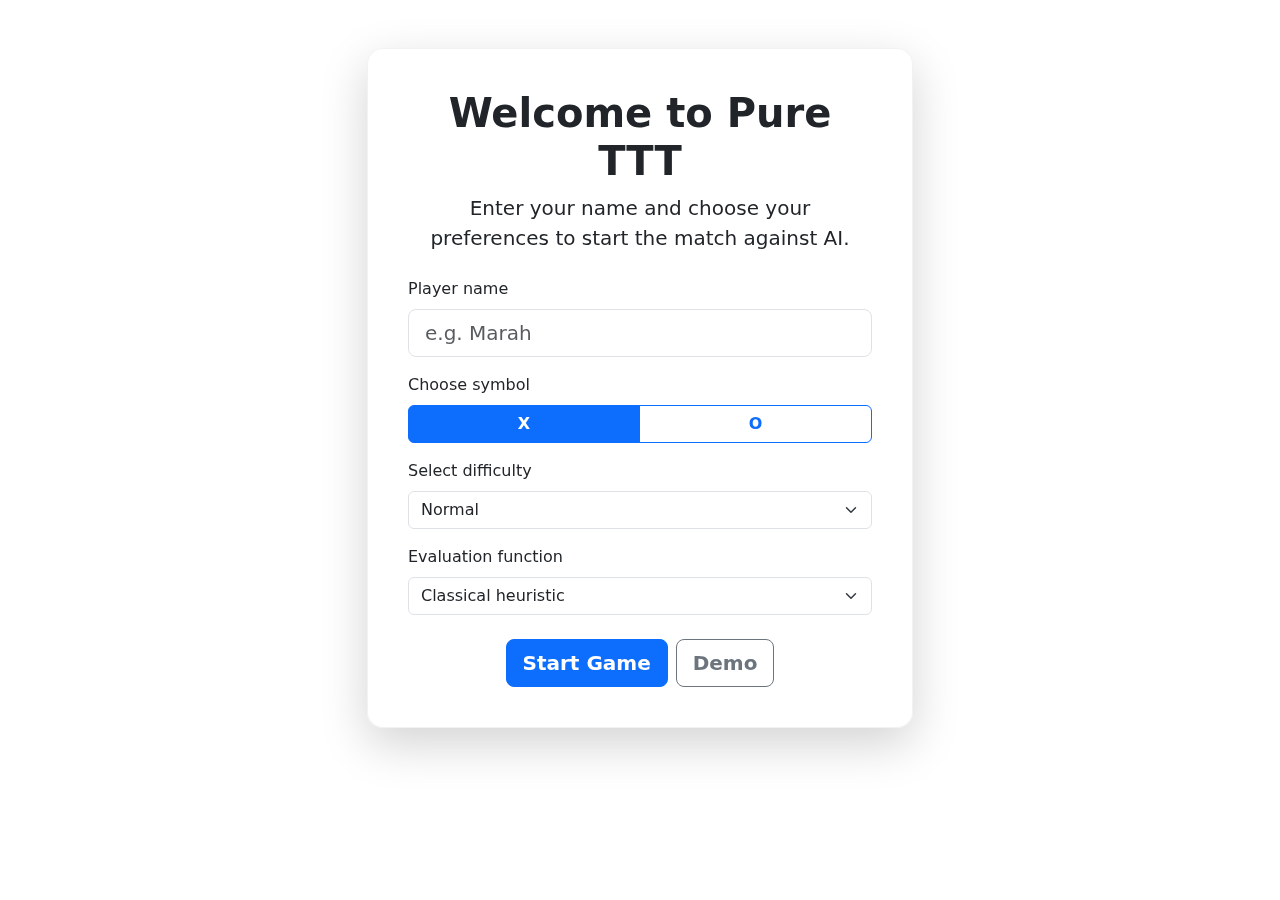
<file: index.html>
<!doctype html>
<html lang="en">
<head>
  <meta charset="utf-8" />
  <meta name="viewport" content="width=device-width, initial-scale=1" />
  <title>Tic Tac Toe — Settings</title>

  <!-- Bootstrap 5 -->
  <link href="https://cdn.jsdelivr.net/npm/bootstrap@5.3.2/dist/css/bootstrap.min.css" rel="stylesheet">

  <!-- Custom styles -->
  <link rel="stylesheet" href="css/styles.css">
</head>
<body class="bg-gradient">

  <main class="container py-5">
    <div class="row justify-content-center">
      <div class="col-md-8 col-lg-6">
        <div class="card glass p-4 shadow-lg">
          <div class="card-body text-center">
            <h1 class="display-6 fw-bold">Welcome to Pure TTT</h1>
            <p class="lead mb-4">Enter your name and choose your preferences to start the match against AI.</p>

            <form id="settingsForm" class="text-start">
              <div class="mb-3">
                <label for="username" class="form-label">Player name</label>
                <input id="username" class="form-control form-control-lg" placeholder="e.g. Marah" required>
              </div>

              <div class="mb-3">
                <label class="form-label d-block">Choose symbol</label>
                <div class="btn-group w-100" role="group" aria-label="symbol-group">
                  <input type="radio" class="btn-check w-100" name="symbol" id="chooseX" value="X" autocomplete="off" checked>
                  <label class="btn btn-outline-primary" for="chooseX">X</label>

                  <input type="radio" class="btn-check" name="symbol" id="chooseO" value="O" autocomplete="off">
                  <label class="btn btn-outline-primary" for="chooseO">O</label>
                </div>
              </div>

              <div class="mb-3">
                <label for="difficulty" class="form-label">Select difficulty</label>
                <select id="difficulty" class="form-select">
                  <option value="easy">Easy</option>
                  <option value="normal" selected>Normal</option>
                  <option value="hard">Hard</option>
                </select>
              </div>

              <div class="mb-3">
                <label for="evaluation" class="form-label">Evaluation function</label>
                <select id="evaluation" class="form-select">
                  <option value="heuristic" selected>Classical heuristic</option>
                  <option value="ml">Machine-learned (ML)</option>
                </select>
              </div>

              <div class="d-flex gap-2 justify-content-center mt-4">
                <button type="submit" class="btn btn-primary btn-lg">Start Game</button>
                <button type="button" id="demoBtn" class="btn btn-outline-secondary btn-lg">Demo</button>
              </div>
            </form>

          </div>
        </div>

        
      </div>
    </div>
  </main>

  <script src="js/home.js"></script>
  <script src="https://cdn.jsdelivr.net/npm/bootstrap@5.3.2/dist/js/bootstrap.bundle.min.js"></script>
 
</body>
</html>
</file>
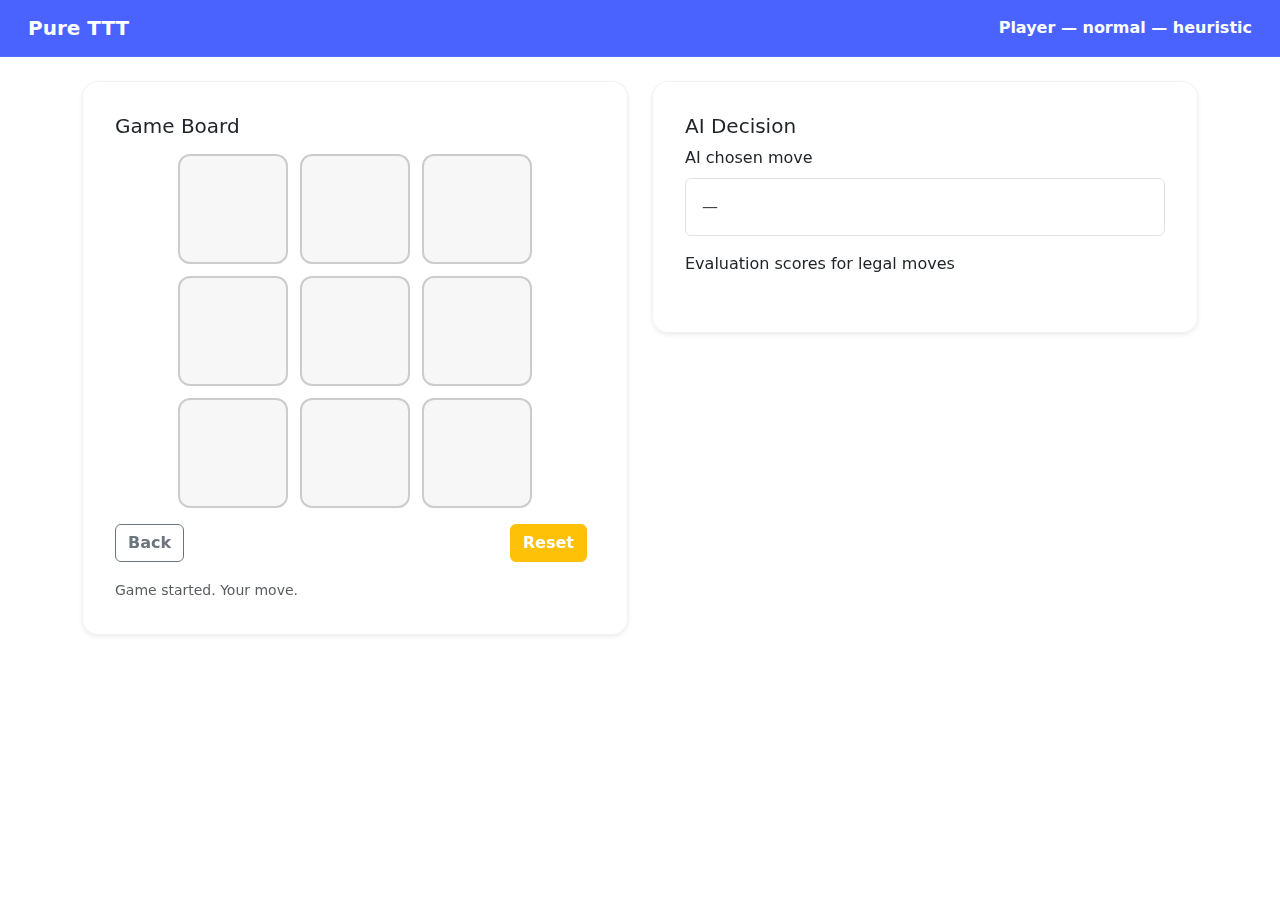
<file: game.html>
<!doctype html>
<html lang="en">
<head>
  <meta charset="utf-8" />
  <meta name="viewport" content="width=device-width, initial-scale=1" />
  <title>Tic Tac Toe — Play</title>

  <link href="https://cdn.jsdelivr.net/npm/bootstrap@5.3.2/dist/css/bootstrap.min.css" rel="stylesheet">
  <link rel="stylesheet" href="css/styles.css">
</head>
<body class="bg-gradient">

  <nav class="navbar navbar-expand-lg navbar-dark px-3">
  <div class="container-fluid">
    <a class="navbar-brand" href="#">Pure TTT</a>
    <div class="ms-auto" id="topStatus"></div>
  </div>
</nav>


  <main class="container py-4">
    <div class="row g-4">
      <div class="col-md-6">
        <div class="card p-3 shadow-sm glass">
          <div class="card-body">
            <h5 class="card-title">Game Board</h5>
            <div id="board" class="board-grid mt-3" role="grid" aria-label="Tic Tac Toe board">
              <!-- 9 cells generated by JS -->
            </div>

            <div class="d-flex justify-content-between mt-3">
              <button id="backBtn" class="btn btn-outline-secondary">Back</button>
              <div>
                <button id="resetBtn" class="btn btn-warning me-2">Reset</button>
              </div>
            </div>

            <div class="mt-3">
              <small id="gameMessage" class="text-muted"></small>
            </div>
          </div>
        </div>
      </div>

      <div class="col-md-6">
        <div class="card p-3 shadow-sm glass">
          <div class="card-body">
            <h5 class="card-title">AI Decision</h5>

            <div class="mb-3">
              <label class="form-label">AI chosen move</label>
              <div id="aiDecision" class="p-3 border rounded">—</div>
            </div>

            <div class="mb-3">
              <label class="form-label">Evaluation scores for legal moves</label>
              <ul id="evalList" class="list-group small">
                <!-- filled by JS -->
              </ul>
            </div>

            <div class="mt-2">
              
            </div>
          </div>
        </div>
      </div>
    </div>
  </main>
  <script src="js/game.js"></script>
  <script src="https://cdn.jsdelivr.net/npm/bootstrap@5.3.2/dist/js/bootstrap.bundle.min.js"></script>
  

</body>
</html>
</file>
<file: css/styles.css>
:root{
  --glass-bg: rgba(255,255,255,0.06);
  --accent1: #6a11cb;
  --accent2: #2575fc;
}

/* page background gradient */
.bg-gradient {
  min-height: 100vh;
  background: linear-gradient(135deg, rgba(97,73,255,0.95) 0%, rgba(37,117,252,0.95) 100%);
  display: block;
  color: #fff;
  font-family: Inter, system-ui, -apple-system, "Segoe UI", Roboto, "Helvetica Neue", Arial;
}

/* glass card */
.glass {
  background: linear-gradient(180deg, rgba(255,255,255,0.06), rgba(255,255,255,0.03));
  border-radius: 16px;
  border: 1px solid rgba(255,255,255,0.08);
}

/* board styles */
.board-grid {
  display: grid;
  grid-template-columns: repeat(3, 90px);
  gap: 10px;
  justify-content: center;
}

@media (min-width: 768px){
  .board-grid { grid-template-columns: repeat(3, 100px); }
}

.board-cell {
  width: 90px;
  height: 90px;
  display:flex;
  align-items:center;
  justify-content:center;
  font-size:2.1rem;
  font-weight:700;
  border-radius: 12px;
  background: linear-gradient(180deg, rgba(255,255,255,0.02), rgba(255,255,255,0.01));
  border: 1px solid rgba(255,255,255,0.06);
  cursor: pointer;
  transition: transform .12s ease, box-shadow .12s ease;
  user-select: none;
}

.board-cell:active { transform: translateY(2px); }
.board-cell:hover { box-shadow: 0 8px 20px rgba(0,0,0,0.25); }

/* larger cells on bigger screens */
@media (min-width: 768px){
  .board-cell { width:100px; height:100px; font-size:2.4rem; }
}

/* highlight winning cells */
.cell-win {
  background: linear-gradient(90deg, rgba(255,230,128,0.12), rgba(255,200,100,0.08));
  box-shadow: 0 8px 30px rgba(255,200,60,0.08);
}

/* navbar override */
.navbar { background: transparent; border-bottom: 1px solid rgba(255,255,255,0.04); }

/* small touches */
#aiDecision { min-height: 48px; display:flex; align-items:center; }
.list-group-item { background: transparent; border: none; border-bottom: 1px dashed rgba(255,255,255,0.03); color: #eef; }

/* ===== Global Background ===== */
body {
  background: linear-gradient(135deg, #e9efff 0%, #ffffff 100%);
  min-height: 100vh;
  font-family: 'Inter', sans-serif;
  color: #222;
}

/* ===== Cards (white-shaded, very clear) ===== */
.glass {
  background: rgba(255, 255, 255, 0.85);
  border-radius: 16px;
  border: 1px solid rgba(0, 0, 0, 0.05);
  backdrop-filter: blur(8px);
}

/* ===== Navbar ===== */
.navbar {
  background-color: #4a63ff !important;
  color: white;
}

.navbar-brand,
#topStatus {
  color: white !important;
  font-weight: 600;
}

/* ===== Game Board ===== */
.board-grid {
  display: grid;
  grid-template-columns: repeat(3, 110px);
  gap: 12px;
  justify-content: center;
  margin-top: 10px;
}

.board-cell {
  width: 110px;
  height: 110px;
  background: #f7f7f7;
  border: 2px solid #cccccc;
  border-radius: 12px;

  display: flex;
  align-items: center;
  justify-content: center;

  font-size: 2.8rem;
  font-weight: bold;
  color: #222;

  cursor: pointer;
  transition: 0.15s ease;
}

.board-cell:hover {
  background: #ffffff;
  border-color: #999;
  transform: scale(1.05);
}

.board-cell:disabled {
  cursor: default;
  opacity: 1;
}

/* Winning highlight */
.cell-win {
  background: #ffe9a8 !important;
  border-color: #e5c03d !important;
  box-shadow: 0 0 15px rgba(255, 200, 0, 0.5);
}

/* ===== AI Decision box ===== */
#aiDecision {
  background: #fff;
  color: #444;
  border: 1px solid #ddd;
  border-radius: 8px;
  padding: 14px;
}

/* ===== Evaluation list ===== */
.list-group-item {
  background: #fff !important;
  color: #444 !important;
  border: 1px solid #eee !important;
  margin-bottom: 4px;
  border-radius: 6px;
}

/* ===== Buttons ===== */
.btn {
  font-weight: 600;
}

#resetBtn {
  color: white;
}
</file>
